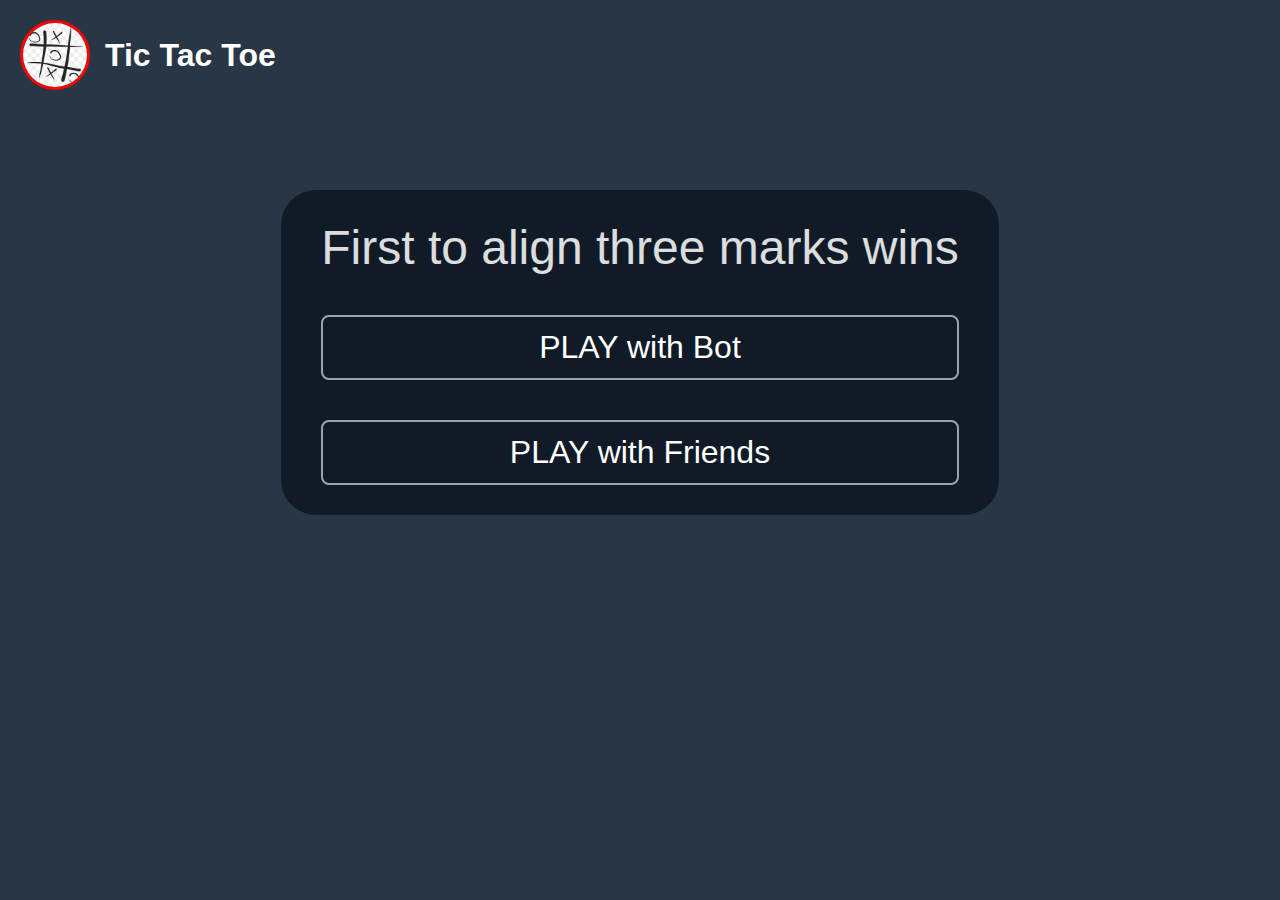
<file: index.html>
<!DOCTYPE html>
<html lang="en">
<head>
  <meta charset="UTF-8">
  <meta name="viewport" content="width=device-width, initial-scale=1.0">
  <title>Tic Tac Toe</title>
  <link rel="stylesheet" href="style.css">
    <link rel="stylesheet" href="bot.html">
 
  
</head>
<body>

  <!-- Top Left Logo -->
             <div class="header">
                       <img src="pngtree-tic-tac-toe-pattern-png-png-image_4549871.png" alt="Game Logo">
                         <h1>Tic Tac Toe</h1>
             </div>

  <!-- Main Content -->
  <div class="container">

    <div class="button-box">
         <p class="subtitle">First to align three marks wins</p>

      <button class="btn" onclick="window.location.href='bot.html'">PLAY with Bot</button>
      <button class="btn" onclick="window.location.href='frds.html'">PLAY with Friends</button>
    </div>
  </div>
    <!-- audio section -->
                    <audio id="bgMusic" loop>
                         <source src="noncopyright-music-pianos-295174.mp3" type="audio/mpeg">
                    </audio>

<!-- 🔊 CLICK SOUND -->
<audio id="clickSound">
  <source src="computer-mouse-click-351398.mp3" type="audio/mpeg">
</audio>

<script>
  const bgMusic = document.getElementById("bgMusic");
  const clickSound = document.getElementById("clickSound");
  const cells = document.querySelectorAll(".cell");

  /* ▶ Start background music on FIRST touch/click */
  document.addEventListener("pointerdown", () => {
    bgMusic.volume = 0.9; // smooth piano bg
    bgMusic.play();
  }, { once: true });

  cells.forEach(cell => {
    cell.addEventListener("pointerdown", (e) => {
      // play click sound
      clickSound.currentTime = 0;
      clickSound.play();

      // vibration (mobile)
      navigator.vibrate?.(30);

      // ripple effect
      createRipple(e, cell);
    });
  });

  function createRipple(event, element) {
    const circle = document.createElement("span");
    const diameter = Math.max(element.clientWidth, element.clientHeight);
    const radius = diameter / 2;

    circle.style.width = circle.style.height = `${diameter}px`;
    circle.style.left = `${event.offsetX - radius}px`;
    circle.style.top = `${event.offsetY - radius}px`;
    circle.classList.add("ripple");

    const oldRipple = element.querySelector(".ripple");
    if (oldRipple) oldRipple.remove();

    element.appendChild(circle);
  }
  localStorage.setItem("scoreX", scoreX);

</script>

</body>
</html>
</file>
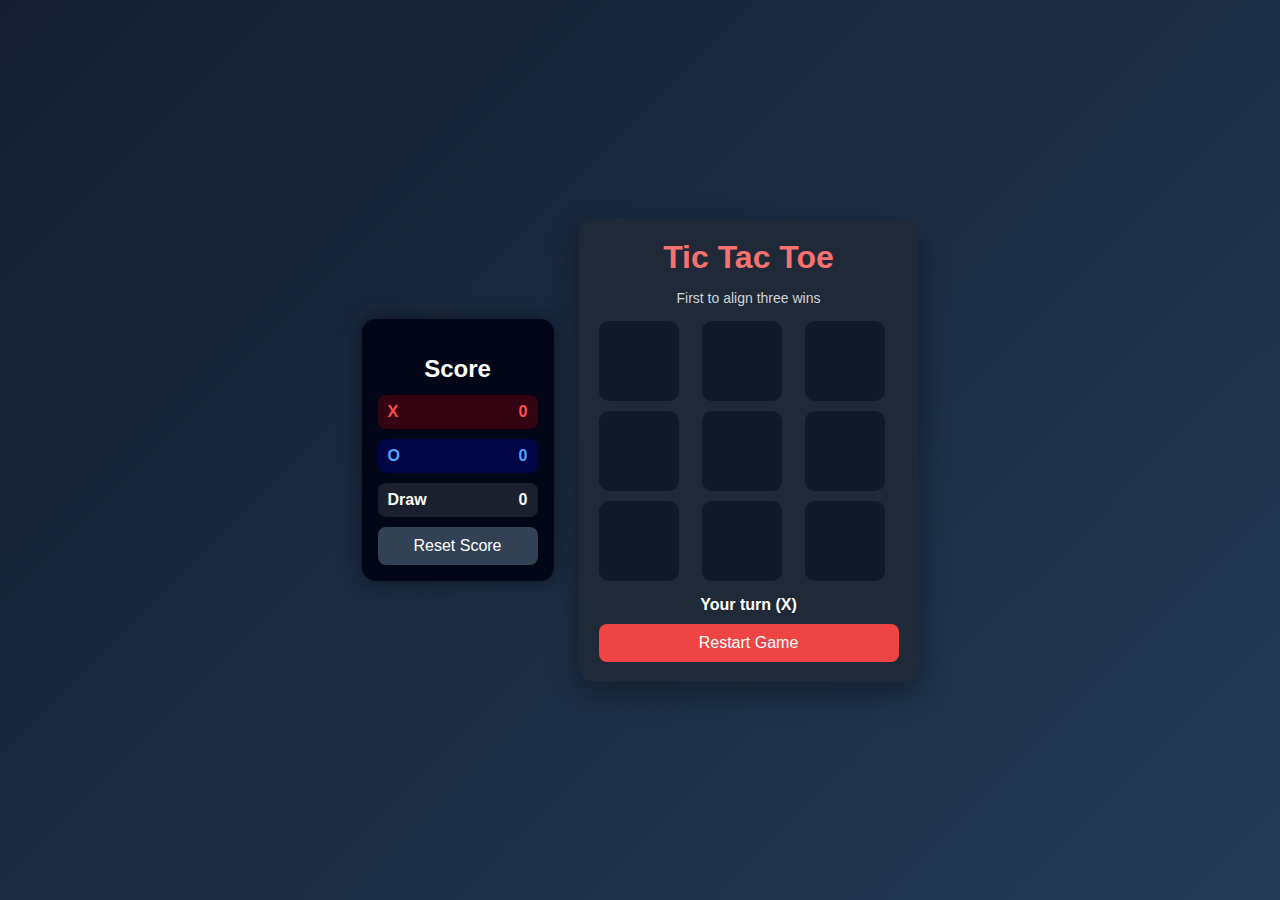
<file: bot.html>
<!DOCTYPE html>
<html lang="en">
<head>
<meta charset="UTF-8">
<meta name="viewport" content="width=device-width, initial-scale=1.0">
<title>Tic Tac Toe – Advanced Bot</title>

<style>
body{
  margin:0;
  min-height:100vh;
  display:flex;
  justify-content:center;
  align-items:center;
  background:linear-gradient(135deg,#141e30,#243b55);
  font-family:Arial, sans-serif;
  color:#fff;
}

/* Layout */
.container{
  display:flex;
  gap:25px;
  align-items:center;
  flex-wrap:wrap;
}

/* Game Box */
.game-container{
  background:#1f2937;
  padding:20px;
  border-radius:15px;
  box-shadow:0 10px 30px rgba(0,0,0,.4);
  width:300px;
  text-align:center;
}

h1{margin:0;color:#f87171}
p{font-size:14px;color:#d1d5db}

.board-wrapper{position:relative;margin:15px 0}

.board{
  display:grid;
  grid-template-columns:repeat(3,1fr);
  gap:10px;
}

.cell{
  width:80px;
  height:80px;
  background:#111827;
  border-radius:10px;
  font-size:2.5rem;
  display:flex;
  align-items:center;
  justify-content:center;
  cursor:pointer;
  position:relative;
  overflow:hidden;
}

.cell.x{color:#60a5fa}
.cell.o{color:#f87171}

canvas{
  position:absolute;
  inset:0;
  pointer-events:none;
}

.status{font-weight:bold;margin:10px 0}

button{
  width:100%;
  padding:10px;
  border:none;
  border-radius:8px;
  background:#ef4444;
  color:#fff;
  font-size:16px;
  cursor:pointer;
}
button:hover{background:#dc2626}

/* Ripple */
.ripple{
  position:absolute;
  border-radius:50%;
  background:rgba(255,255,255,.4);
  animation:ripple .6s linear;
  transform:scale(0);
}
@keyframes ripple{
  to{transform:scale(4);opacity:0}
}

/* Scoreboard */
.scoreboard{
  width:160px;
  background:#020617;
  border-radius:14px;
  padding:16px;
  box-shadow:0 0 20px rgba(0,0,0,.5);
}
.scoreboard h2{text-align:center;margin-bottom:12px}

.score-row{
  display:flex;
  justify-content:space-between;
  padding:8px 10px;
  border-radius:8px;
  margin-bottom:10px;
  font-weight:bold;
}
.score-row.x{background:rgba(255,0,0,.2);color:#ff4d4d}
.score-row.o{background:rgba(0,0,255,.2);color:#4da6ff}
.score-row.draw{background:rgba(255,255,255,.1)}

#resetScore{
  background:#334155;
}
#resetScore:hover{background:#475569}

/* Mobile */
@media(max-width:600px){
  .container{flex-direction:column}
  .scoreboard{width:100%}
}

/* =========================
   📱 MOBILE RESPONSIVENESS
   ========================= */

@media (max-width: 768px) {
  body {
    height: auto;
    padding: 20px 0;
  }

  .container {
    flex-direction: column;
    gap: 20px;
  }

  .game-container {
    width: 95%;
    max-width: 340px;
  }

  .scoreboard {
    width: 95%;
    max-width: 340px;
  }
}

@media (max-width: 480px) {
  .board {
    gap: 8px;
  }

  .cell {
    width: 65px;
    height: 65px;
    font-size: 2rem;
  }

  .game-container h1 {
    font-size: 1.6rem;
  }

  .status {
    font-size: 14px;
  }

  button {
    font-size: 15px;
    padding: 9px;
  }
}

@media (max-width: 360px) {
  .cell {
    width: 58px;
    height: 58px;
    font-size: 1.8rem;
  }

  .score-row {
    font-size: 14px;
  }
}


.cell {
  touch-action: manipulation;
}

</style>
</head>

<body>

<div class="container">

  <!-- SCORE -->
  <div class="scoreboard">
    <h2>Score</h2>
    <div class="score-row x"><span>X</span><span id="scoreX">0</span></div>
    <div class="score-row o"><span>O</span><span id="scoreO">0</span></div>
    <div class="score-row draw"><span>Draw</span><span id="scoreDraw">0</span></div>
    <button id="resetScore">Reset Score</button>
  </div>

  <!-- GAME -->
  <div class="game-container">
    <h1>Tic Tac Toe</h1>
    <p>First to align three wins</p>

    <div class="board-wrapper">
      <div class="board" id="board"></div>
      <canvas id="winLine"></canvas>
    </div>

    <div class="status" id="status">Your turn (X)</div>
    <button onclick="resetGame()">Restart Game</button>
  </div>

</div>

<!-- AUDIO -->
<audio id="bgMusic" loop>
  <source src="noncopyright-music-pianos-295174.mp3">
</audio>
<audio id="clickSound">
  <source src="computer-mouse-click-351398.mp3">
</audio>


<div class="container">
  <!-- scoreboard -->
  <!-- game-container -->
</div>

<script>
const boardEl = document.getElementById("board");
const statusEl = document.getElementById("status");
const canvas = document.getElementById("winLine");
const ctx = canvas.getContext("2d");

const bgMusic = document.getElementById("bgMusic");
const clickSound = document.getElementById("clickSound");

let board = Array(9).fill("");
let gameOver = false;

const human = "X", bot = "O";

let scoreX = 0, scoreO = 0, scoreDraw = 0;
const scoreXEl = document.getElementById("scoreX");
const scoreOEl = document.getElementById("scoreO");
const scoreDrawEl = document.getElementById("scoreDraw");

const wins = [
  [0,1,2],[3,4,5],[6,7,8],
  [0,3,6],[1,4,7],[2,5,8],
  [0,4,8],[2,4,6]
];

/* MUSIC START */
document.addEventListener("pointerdown",()=>{
  bgMusic.volume=.3;
  bgMusic.play();
},{once:true});

/* BOARD */
function resizeCanvas(){
  canvas.width = boardEl.offsetWidth;
  canvas.height = boardEl.offsetHeight;
}

function createBoard(){
  boardEl.innerHTML="";
  resizeCanvas();
  ctx.clearRect(0,0,canvas.width,canvas.height);

  board.forEach((v,i)=>{
    const cell=document.createElement("div");
    cell.className="cell";
    if(v) cell.classList.add(v.toLowerCase());
    cell.textContent=v;

    cell.onclick=()=>humanMove(i);
    cell.onpointerdown=e=>{
      clickSound.currentTime=0;
      clickSound.play();
      navigator.vibrate?.(30);
      ripple(e,cell);
    };
    boardEl.appendChild(cell);
  });
}

function ripple(e,el){
  const r=document.createElement("span");
  const d=Math.max(el.clientWidth,el.clientHeight);
  r.className="ripple";
  r.style.width=r.style.height=d+"px";
  r.style.left=e.offsetX-d/2+"px";
  r.style.top=e.offsetY-d/2+"px";
  el.appendChild(r);
  setTimeout(()=>r.remove(),600);
}

/* GAME LOGIC */
function humanMove(i){
  if(board[i]||gameOver)return;
  board[i]=human;
  createBoard();

  const w=winner(human);
  if(w){end("You Win 🎉","X",w);return;}
  if(draw()){end("Draw 🤝","draw");return;}

  statusEl.textContent="Bot thinking...";
  setTimeout(botMove,300);
}

function botMove(){
  let best=-Infinity, move;
  for(let i=0;i<9;i++){
    if(!board[i]){
      board[i]=bot;
      const s=minimax(board,0,false);
      board[i]="";
      if(s>best){best=s;move=i;}
    }
  }
  board[move]=bot;
  createBoard();

  const w=winner(bot);
  if(w){end("Bot Wins 😈","O",w);return;}
  if(draw()){end("Draw 🤝","draw");return;}

  statusEl.textContent="Your turn (X)";
}

function minimax(b,d,isMax){
  if(winner(bot))return 10-d;
  if(winner(human))return d-10;
  if(draw())return 0;

  if(isMax){
    let best=-Infinity;
    for(let i=0;i<9;i++)
      if(!b[i]){b[i]=bot;best=Math.max(best,minimax(b,d+1,false));b[i]="";}
    return best;
  }else{
    let best=Infinity;
    for(let i=0;i<9;i++)
      if(!b[i]){b[i]=human;best=Math.min(best,minimax(b,d+1,true));b[i]="";}
    return best;
  }
}

function winner(p){return wins.find(w=>w.every(i=>board[i]===p));}
function draw(){return board.every(Boolean);}

function drawLine(w,color){
  const c=document.querySelectorAll(".cell");
  const a=c[w[0]].getBoundingClientRect();
  const b=c[w[2]].getBoundingClientRect();
  const r=boardEl.getBoundingClientRect();
  ctx.strokeStyle=color;
  ctx.lineWidth=6;
  ctx.lineCap="round";
  ctx.beginPath();
  ctx.moveTo(a.left-r.left+a.width/2,a.top-r.top+a.height/2);
  ctx.lineTo(b.left-r.left+b.width/2,b.top-r.top+b.height/2);
  ctx.stroke();
}

/* END + SCORE */
function end(msg,type,w){
  statusEl.textContent=msg;
  if(type==="X"){scoreX++;scoreXEl.textContent=scoreX;}
  else if(type==="O"){scoreO++;scoreOEl.textContent=scoreO;}
  else{scoreDraw++;scoreDrawEl.textContent=scoreDraw;}
  if(w)drawLine(w,type==="X"?"#60a5fa":"#f87171");
  gameOver=true;
}

/* RESET */
function resetGame(){
  board=Array(9).fill("");
  gameOver=false;
  statusEl.textContent="Your turn (X)";
  createBoard();
}

document.getElementById("resetScore").onclick=()=>{
  scoreX=scoreO=scoreDraw=0;
  scoreXEl.textContent=scoreOEl.textContent=scoreDrawEl.textContent=0;
};

window.addEventListener("resize",resizeCanvas);
createBoard();

window.addEventListener("resize", () => {
  resizeCanvas();
});

</script>

</body>
</html>
</file>
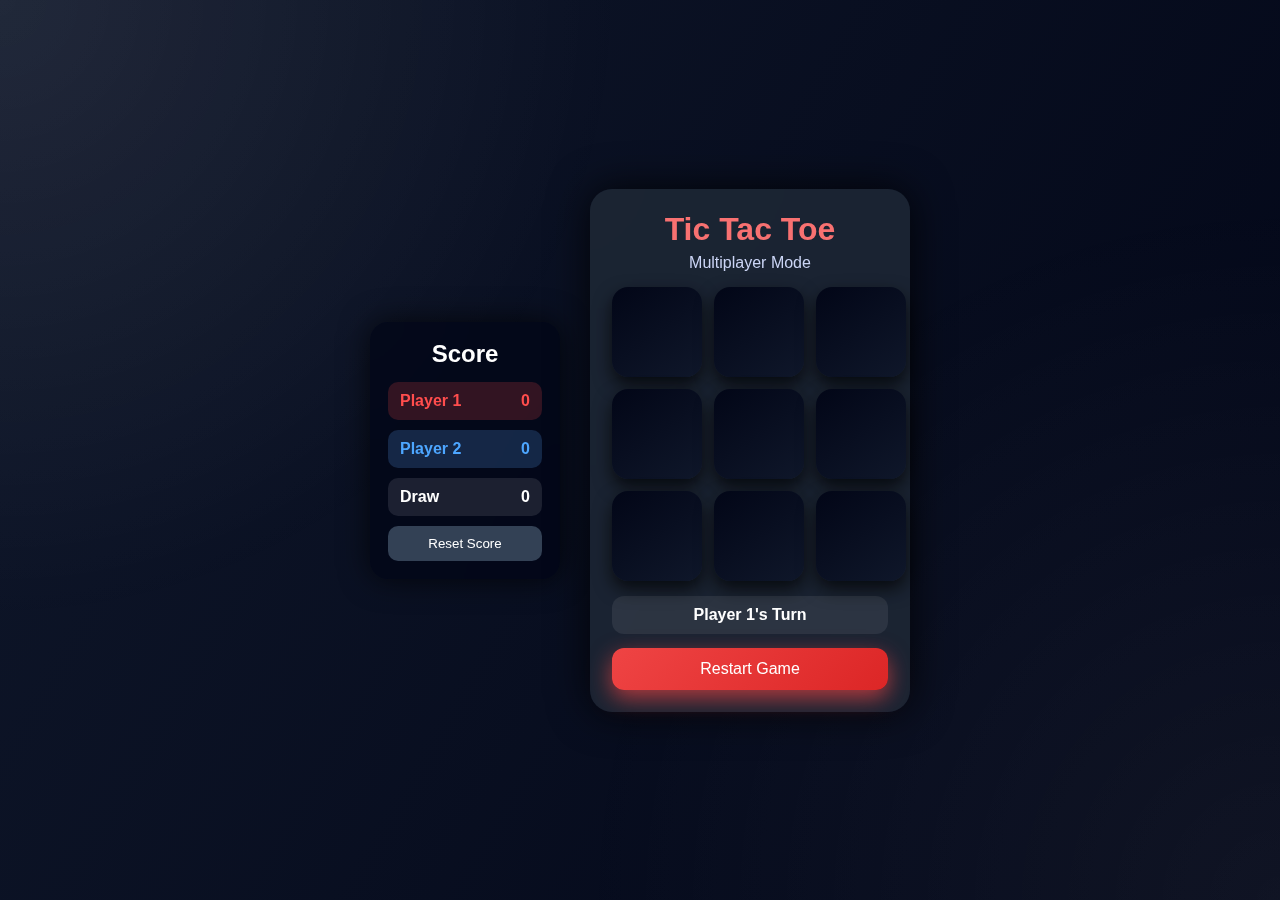
<file: frds.html>
<!DOCTYPE html>
<html lang="en">
<head>
<meta charset="UTF-8">
<meta name="viewport" content="width=device-width, initial-scale=1.0">
<title>Tic Tac Toe – Enhanced Multiplayer</title>

<style>
/* =====================
   GLOBAL
===================== */
*{box-sizing:border-box}
body{
  margin:0;
  min-height:100vh;
  display:flex;
  justify-content:center;
  align-items:center;
  font-family:Segoe UI,Arial,sans-serif;
  background:linear-gradient(120deg,#0f172a,#020617);
  overflow:hidden;
  color:#fff;
}

/* Animated background */
body::before{
  content:"";
  position:fixed;
  inset:0;
  background:
    radial-gradient(circle at top left,rgba(255,255,255,.08),transparent 40%),
    radial-gradient(circle at bottom right,rgba(255,255,255,.06),transparent 45%);
  animation:bgMove 10s infinite alternate;
  pointer-events:none;
}
@keyframes bgMove{
  from{transform:translateY(0)}
  to{transform:translateY(40px)}
}

/* =====================
   LAYOUT
===================== */
.container{
  display:flex;
  gap:30px;
  align-items:center;
  flex-wrap:wrap;
  z-index:1;
}

/* =====================
   SCOREBOARD
===================== */
.scoreboard{
  width:190px;
  background:rgba(2,6,23,.75);
  backdrop-filter:blur(14px);
  border-radius:18px;
  padding:18px;
  box-shadow:0 0 30px rgba(0,0,0,.7);
}

.scoreboard h2{
  text-align:center;
  margin:0 0 14px;
}

.score-row{
  display:flex;
  justify-content:space-between;
  padding:10px 12px;
  margin-bottom:10px;
  border-radius:10px;
  font-weight:bold;
  transition:.2s;
}

.score-row.x{
  background:rgba(239,68,68,.2);
  color:#ff4d4d;
}
.score-row.o{
  background:rgba(96,165,250,.2);
  color:#4da6ff;
}
.score-row.draw{
  background:rgba(255,255,255,.1);
}

.score-row:hover{
  transform:scale(1.05);
  box-shadow:0 0 12px rgba(255,255,255,.2);
}

#resetScore{
  width:100%;
  padding:10px;
  border:none;
  border-radius:10px;
  background:#334155;
  color:#fff;
  cursor:pointer;
}
#resetScore:hover{background:#475569}

/* =====================
   GAME CARD
===================== */
.game{
  width:320px;
  background:rgba(31,41,55,.8);
  backdrop-filter:blur(16px);
  border-radius:22px;
  padding:22px;
  box-shadow:0 0 40px rgba(0,0,0,.8);
  text-align:center;
}

.game h1{
  margin:0;
  color:#f87171;
}
.game p{
  margin:6px 0 14px;
  color:#cbd5f5;
}

/* =====================
   BOARD
===================== */
.board{
  display:grid;
  grid-template-columns:repeat(3,1fr);
  gap:12px;
  margin:15px 0;
}

.cell{
  width:90px;
  height:90px;
  background:linear-gradient(145deg,#020617,#0f172a);
  border-radius:16px;
  font-size:2.6rem;
  display:flex;
  align-items:center;
  justify-content:center;
  cursor:pointer;
  box-shadow:0 8px 18px rgba(0,0,0,.7);
  transition:.2s;
  position:relative;
}

.cell:hover{
  transform:translateY(-4px) scale(1.05);
  box-shadow:0 14px 28px rgba(0,0,0,.9);
}

.cell.x{
  color:#ff4d4d;
  text-shadow:0 0 14px rgba(255,77,77,.8);
}
.cell.o{
  color:#4da6ff;
  text-shadow:0 0 14px rgba(77,166,255,.8);
}

.cell.win{
  animation:winPulse .8s infinite;
}
@keyframes winPulse{
  0%{box-shadow:0 0 10px rgba(255,255,255,.4)}
  50%{box-shadow:0 0 30px rgba(255,255,255,1)}
  100%{box-shadow:0 0 10px rgba(255,255,255,.4)}
}

/* =====================
   STATUS
===================== */
.status{
  margin:14px 0;
  padding:10px;
  border-radius:12px;
  font-weight:bold;
  background:rgba(255,255,255,.08);
  animation:pulse 1.5s infinite;
}

@keyframes pulse{
  0%{box-shadow:0 0 8px rgba(239,68,68,.4)}
  50%{box-shadow:0 0 18px rgba(239,68,68,.9)}
  100%{box-shadow:0 0 8px rgba(239,68,68,.4)}
}

/* =====================
   BUTTON
===================== */
button.restart{
  width:100%;
  padding:12px;
  border:none;
  border-radius:12px;
  background:linear-gradient(135deg,#ef4444,#dc2626);
  color:#fff;
  font-size:16px;
  cursor:pointer;
  box-shadow:0 8px 22px rgba(239,68,68,.7);
  transition:.2s;
}
button.restart:hover{
  transform:translateY(-2px);
  box-shadow:0 14px 32px rgba(239,68,68,1);
}

/* =====================
   MOBILE
===================== */
@media(max-width:600px){
  .container{flex-direction:column}
  .cell{width:75px;height:75px}
}
</style>
</head>

<body>

<div class="container">

  <!-- SCOREBOARD -->
  <div class="scoreboard">
    <h2>Score</h2>
    <div class="score-row x"><span>Player 1</span><span id="sx">0</span></div>
    <div class="score-row o"><span>Player 2</span><span id="so">0</span></div>
    <div class="score-row draw"><span>Draw</span><span id="sd">0</span></div>
    <button id="resetScore">Reset Score</button>
  </div>

  <!-- GAME -->
  <div class="game">
    <h1>Tic Tac Toe</h1>
    <p>Multiplayer Mode</p>

    <div class="board" id="board"></div>

    <div class="status" id="status">Player 1's Turn</div>
    <button class="restart" onclick="resetGame()">Restart Game</button>
  </div>

</div>

<script>
const boardEl=document.getElementById("board");
const statusEl=document.getElementById("status");
const sx=document.getElementById("sx");
const so=document.getElementById("so");
const sd=document.getElementById("sd");

let board=Array(9).fill("");
let current="X";
let gameOver=false;
let scoreX=0,scoreO=0,scoreD=0;

const wins=[
  [0,1,2],[3,4,5],[6,7,8],
  [0,3,6],[1,4,7],[2,5,8],
  [0,4,8],[2,4,6]
];

function nameOf(p){return p==="X"?"Player 1":"Player 2"}

function drawBoard(){
  boardEl.innerHTML="";
  board.forEach((v,i)=>{
    const c=document.createElement("div");
    c.className="cell";
    if(v){
      c.textContent=v;
      c.classList.add(v.toLowerCase());
    }
    c.onclick=()=>move(i);
    boardEl.appendChild(c);
  });
}

function move(i){
  if(board[i]||gameOver)return;
  board[i]=current;
  drawBoard();

  const win=wins.find(w=>w.every(i=>board[i]===current));
  if(win){
    win.forEach(i=>boardEl.children[i].classList.add("win"));
    statusEl.textContent=`${nameOf(current)} Wins 🎉`;
    current==="X"?sx.textContent=++scoreX:so.textContent=++scoreO;
    gameOver=true;
    return;
  }

  if(board.every(Boolean)){
    statusEl.textContent="Draw 🤝";
    sd.textContent=++scoreD;
    gameOver=true;
    return;
  }

  current=current==="X"?"O":"X";
  statusEl.textContent=`${nameOf(current)}'s Turn`;
}

function resetGame(){
  board=Array(9).fill("");
  current="X";
  gameOver=false;
  statusEl.textContent="Player 1's Turn";
  drawBoard();
}

document.getElementById("resetScore").onclick=()=>{
  scoreX=scoreO=scoreD=0;
  sx.textContent=so.textContent=sd.textContent=0;
};

drawBoard();
</script>

</body>
</html>
</file>
<file: style.css>
* {
  margin: 0;
  padding: 0;
   text-align: center;

  box-sizing: border-box;
  font-family: "Segoe UI", sans-serif;
}

body {
 
  min-height: 100vh;
  background:#293645;
  color: white;
}

/* HEADER */
.header {
  text-align: center;
  display: flex;
  align-items: center;
  gap: 15px;
  padding: 20px;
}

.header img {
  width: 70px;
  height: 70px;
  border-radius: 50%;
  border: 3px solid red;
  object-fit: cover;
}

.header h1 {
  font-size: 2rem;
  color: white;
}

/* MAIN CONTAINER */
.container {
  margin-top: 80px;
  display: flex;
  flex-direction: column;
  align-items: center;
  gap: 30px;
}

/* SUBTITLE */
.subtitle {
  font-size: 3rem;
  opacity: 0.85;
}

/* BUTTON BOX */
.button-box {
  background: #101B27;
  padding: 30px 40px;
  border-radius:35px;
  display: flex;
  flex-direction: column;
  gap: 40px;
}

/* BUTTON STYLE */
.btn {
  padding: 12px 30px;
  font-size: 2rem;
  color: white;
  background: transparent;
  border: 2px solid rgba(255, 255, 255, 0.6);
  border-radius: 8px;
  cursor: pointer;
  box-shadow: 20 26px 15px rgba(0, 0, 0, 0.6);
  transition: all 0.3s ease;
}

/* HOVER EFFECT */
.btn:hover {
  background: red;
  border-color: red;
  box-shadow: 0 18px 25px rgba(255, 0, 0, 0.6);
  transform: translateY(-3px);
}
</file>
